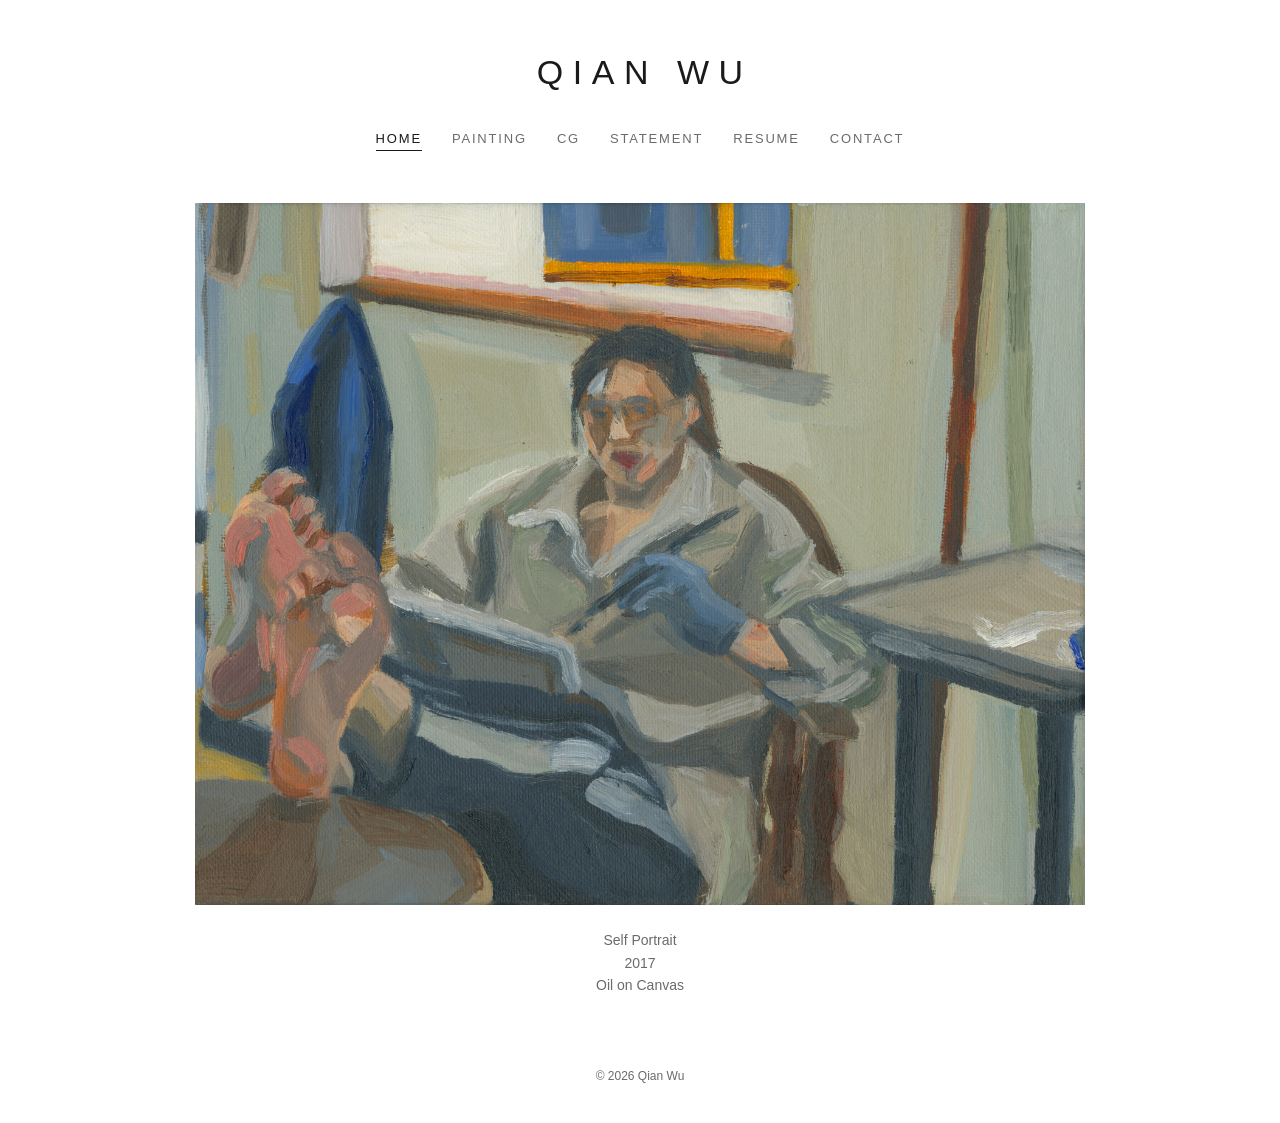
<file: index.html>
<!DOCTYPE html>
<html lang="en">
<head>
  <meta charset="utf-8">
  <meta name="viewport" content="width=device-width, initial-scale=1">
  <title>Qian Wu - Paintings</title>
  <meta name="keywords" content="Artist, China, Oil, Painting, Qian Wu, Shenzhen, Williamsburg, drawing, paintings">
  <meta name="description" content="Qian Wu - figurative oil paintings and CG work.">
  <link rel="canonical" href="https://www.wu-qian.com/">
  <meta property="og:site_name" content="painting">
  <meta property="og:title" content="Qian Wu - Paintings">
  <meta property="og:type" content="website">
  <meta property="og:url" content="https://www.wu-qian.com/">
  <meta property="og:image" content="https://www.wu-qian.com/images/self-portrait.png">
  <meta name="twitter:card" content="summary_large_image">
  <meta name="twitter:title" content="Qian Wu - Paintings">
  <link rel="stylesheet" href="style.css">
</head>
<body>
  <header class="site-header">
    <h1 class="site-title"><a href="index.html">QIAN WU</a></h1>
    <nav class="site-nav" aria-label="Main">
      <ul>
        <li><a href="index.html" aria-current="page">Home</a></li>
        <li><a href="painting.html">Painting</a></li>
        <li><a href="cg.html">CG</a></li>
        <li><a href="statement.html">Statement</a></li>
        <li><a href="resume.html">Resume</a></li>
        <li><a href="contact.html">Contact</a></li>
      </ul>
    </nav>
  </header>

  <main>
    <figure class="hero" style="margin:10px auto 0">
      <img src="images/painting/p01.png" alt="Self Portrait, 2017, oil on canvas" width="729" height="639">
      <figcaption class="caption">
        <span>Self Portrait</span>
        <span>2017</span>
        <span>Oil on Canvas</span>
      </figcaption>
    </figure>
  </main>

  <footer class="site-footer">&copy; <span id="y">2026</span> Qian Wu</footer>
  <script>document.getElementById('y').textContent = new Date().getFullYear();</script>
</body>
</html>
</file>
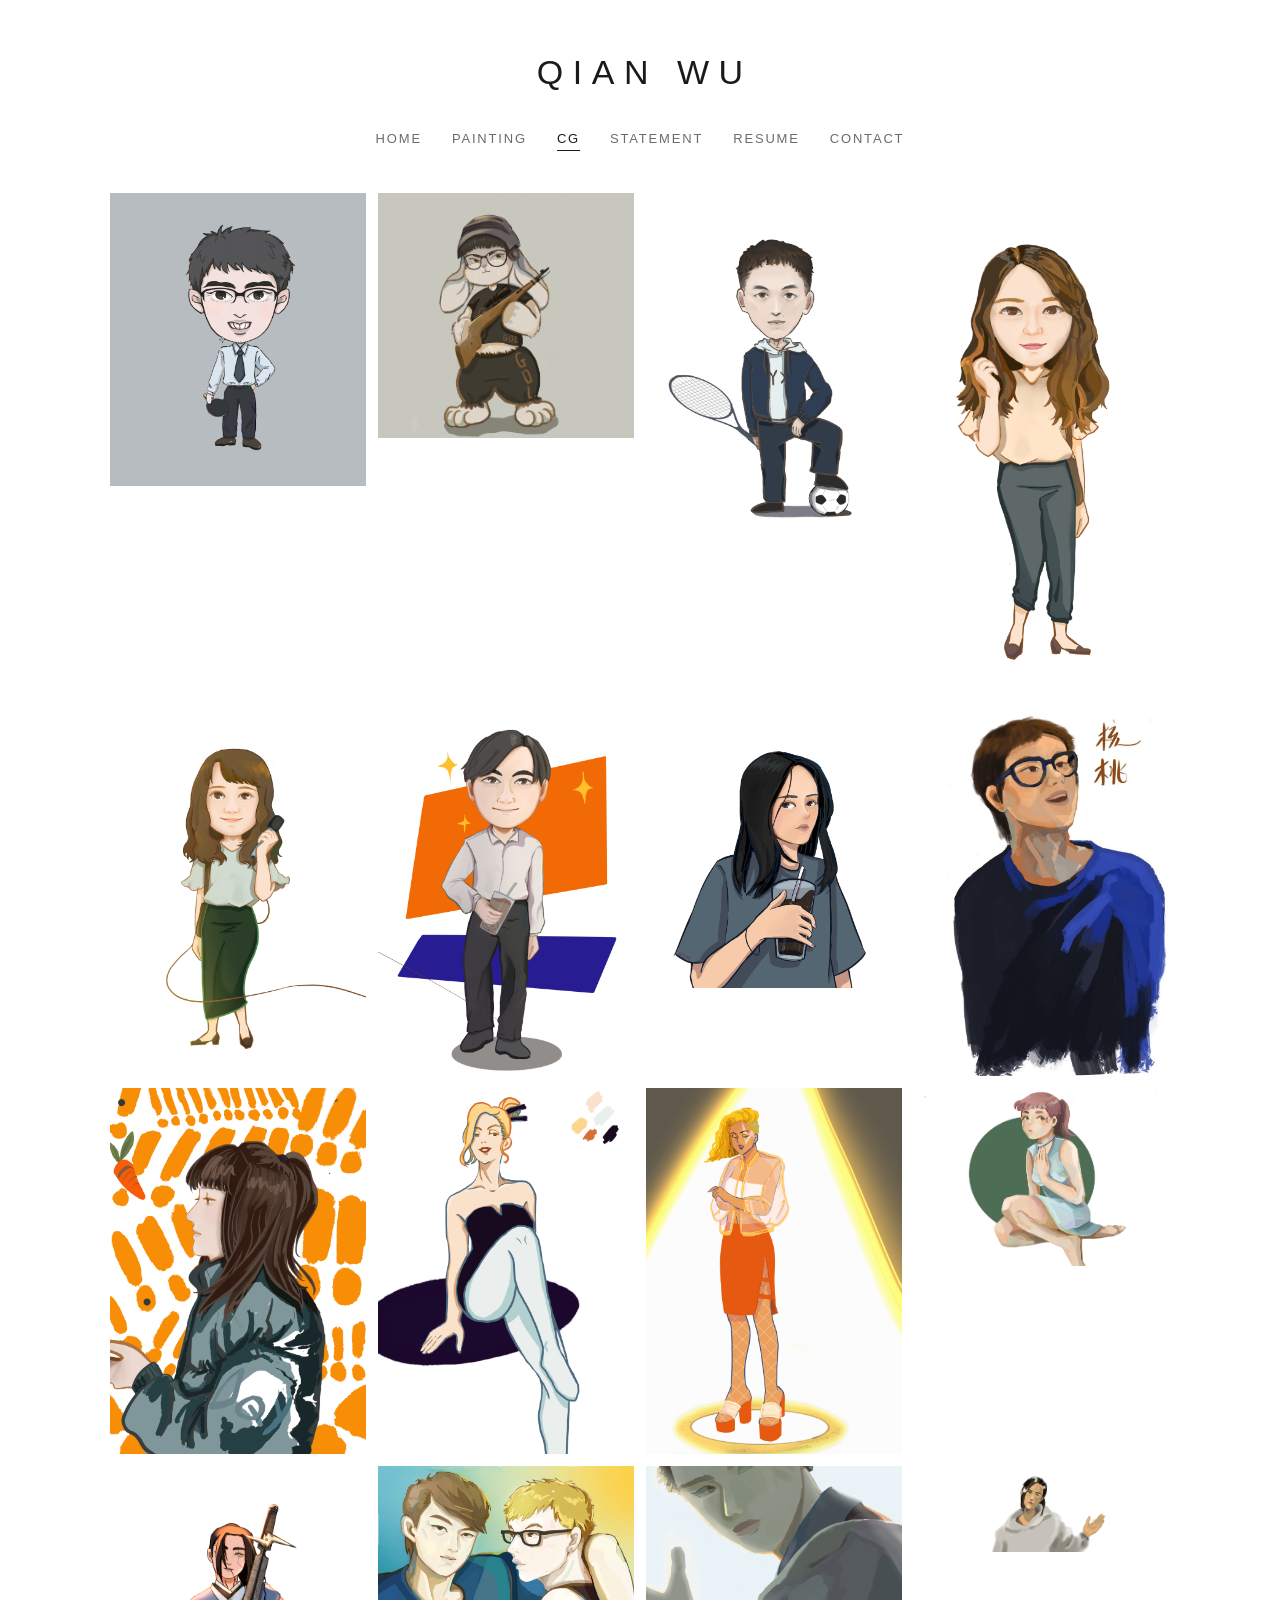
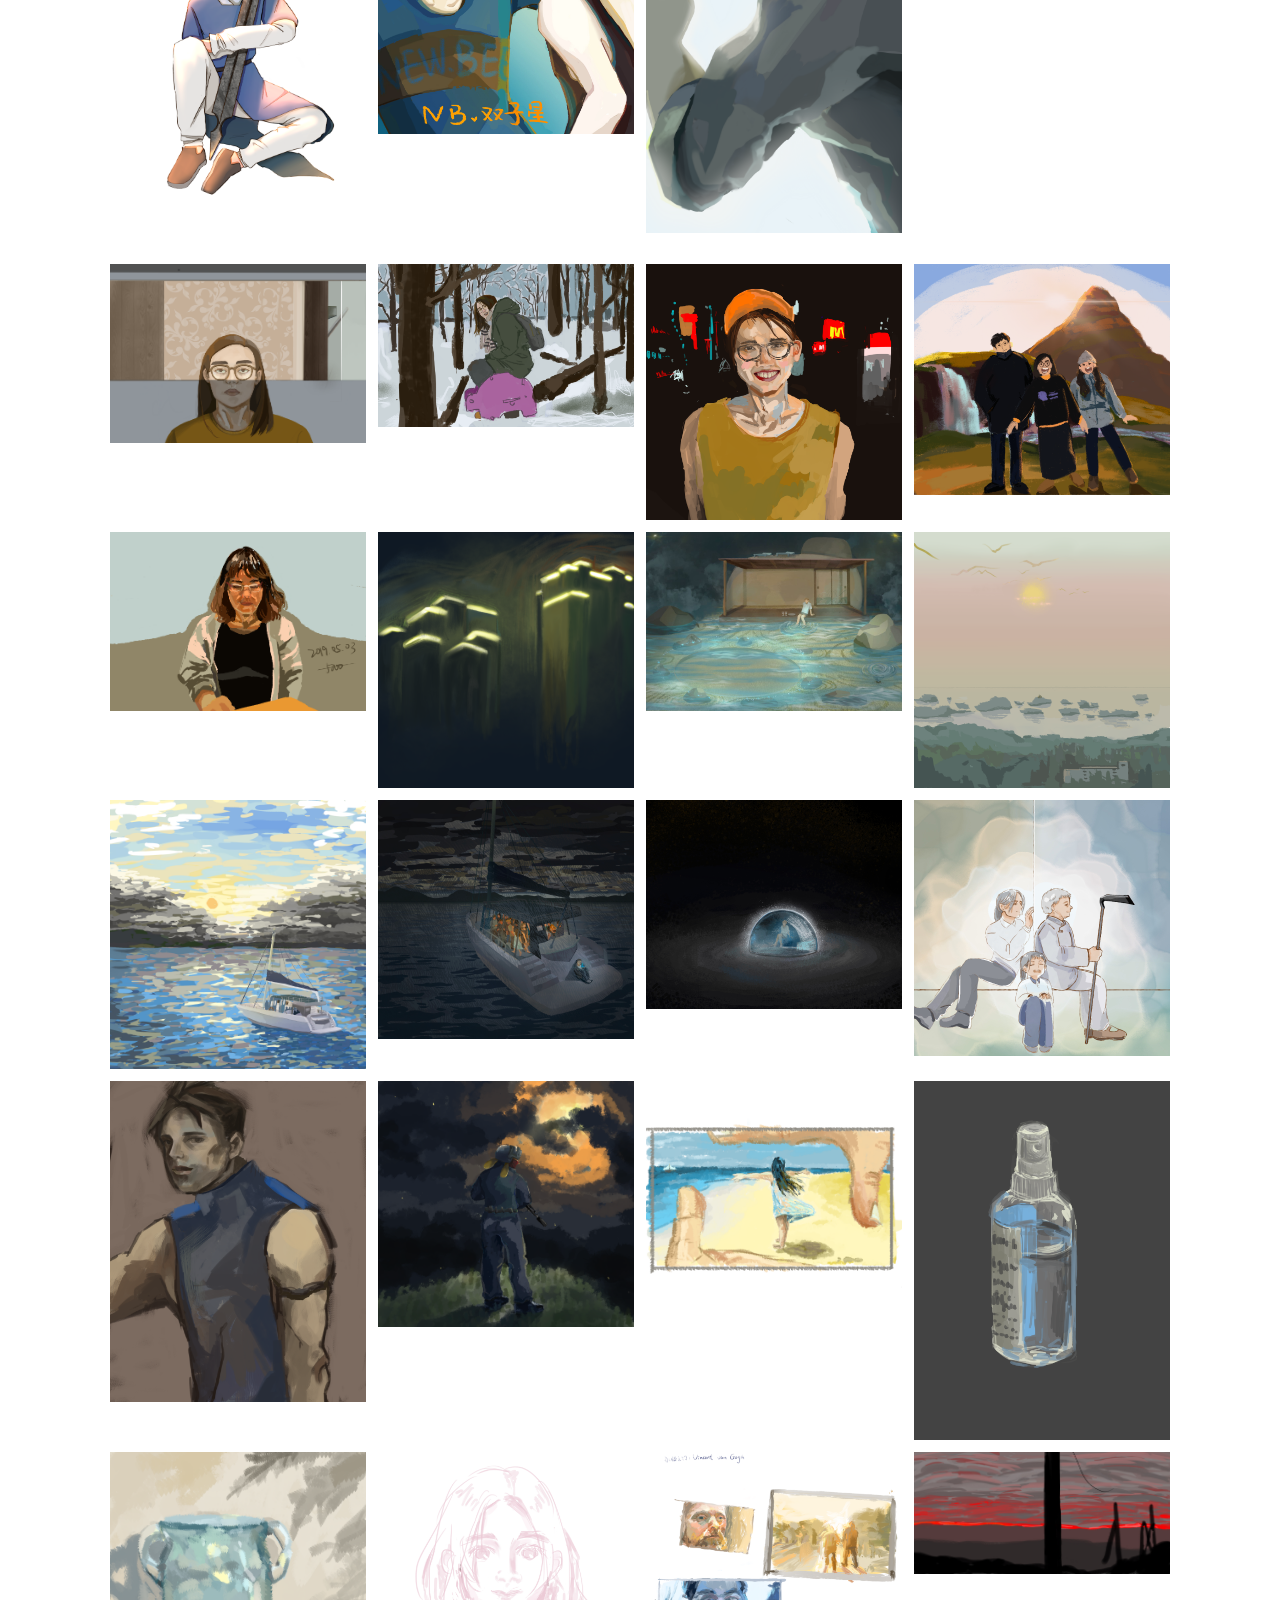
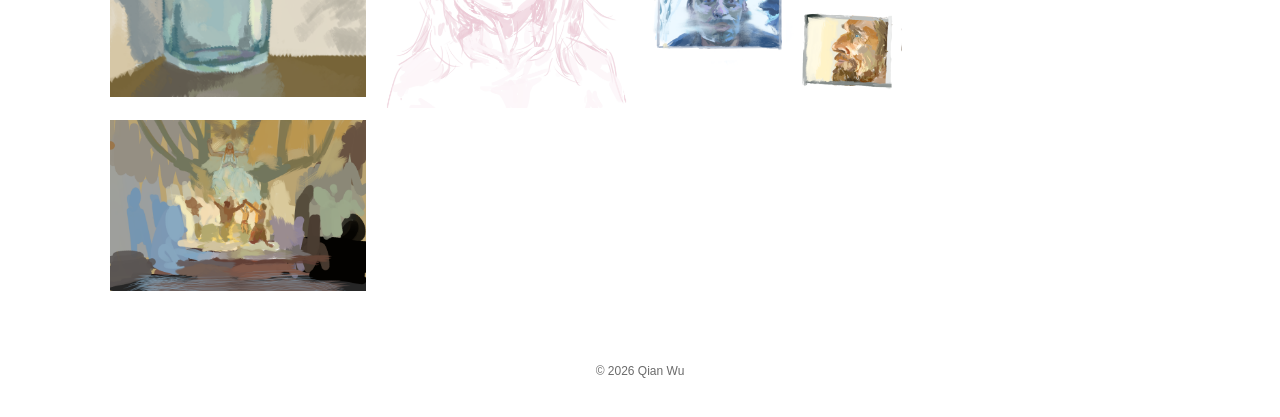
<file: cg.html>
<!DOCTYPE html>
<html lang="en">
<head>
  <meta charset="utf-8">
  <meta name="viewport" content="width=device-width, initial-scale=1">
  <title>CG | painting</title>
  <meta name="keywords" content="Artist, China, Oil, Painting, Qian Wu, Shenzhen, Williamsburg, drawing, paintings">
  <link rel="canonical" href="https://www.wu-qian.com/cg">
  <meta property="og:site_name" content="painting">
  <meta property="og:title" content="CG | painting">
  <meta property="og:type" content="website">
  <meta property="og:url" content="https://www.wu-qian.com/cg">
  <meta name="twitter:card" content="summary_large_image">
  <link rel="stylesheet" href="style.css">
</head>
<body>
  <header class="site-header">
    <h1 class="site-title"><a href="index.html">QIAN WU</a></h1>
    <nav class="site-nav" aria-label="Main">
      <ul>
        <li><a href="index.html">Home</a></li>
        <li><a href="painting.html">Painting</a></li>
        <li><a href="cg.html" aria-current="page">CG</a></li>
        <li><a href="statement.html">Statement</a></li>
        <li><a href="resume.html">Resume</a></li>
        <li><a href="contact.html">Contact</a></li>
      </ul>
    </nav>
  </header>

  <main>
    <div class="masonry">
      <a href="images/cg/cg01.png" data-lightbox data-title="Ken - Head Portrait" data-year="2018"><img src="images/cg/cg01.png" alt="Ken - Head Portrait" loading="lazy"></a>
      <a href="images/cg/cg02.jpg" data-lightbox data-title="Character Design" data-year="2018"><img src="images/cg/cg02.jpg" alt="Character Design" loading="lazy"></a>
      <a href="images/cg/previews/cg03.png" data-lightbox data-title="Brother - Head Portrait" data-year="2019"><img src="images/cg/previews/cg03.png" alt="Brother - Head Portrait" loading="lazy"></a>
      <a href="images/cg/cg04.png" data-lightbox data-title="Colleague - Head Portrait" data-year="2019"><img src="images/cg/cg04.png" alt="Colleague - Head Portrait" loading="lazy"></a>
      <a href="images/cg/cg05.png" data-lightbox data-title="Sister - Head Portrait" data-year="2019"><img src="images/cg/cg05.png" alt="Sister - Head Portrait" loading="lazy"></a>
      <a href="images/cg/cg06.png" data-lightbox data-title="Boss - Head Portrait" data-year="2019"><img src="images/cg/cg06.png" alt="Boss - Head Portrait" loading="lazy"></a>
      <a href="images/cg/cg07.png" data-lightbox data-title="Shihan Du" data-year="2019"><img src="images/cg/cg07.png" alt="Shihan Du" loading="lazy"></a>
      <a href="images/cg/cg08.png" data-lightbox data-title="Newbee - HAO" data-year="2019"><img src="images/cg/cg08.png" alt="Newbee - HAO" loading="lazy"></a>
      <a href="images/cg/cg09.png" data-lightbox data-title="Friend" data-year="2019"><img src="images/cg/cg09.png" alt="Friend" loading="lazy"></a>
      <a href="images/cg/cg10.png" data-lightbox data-title="Grace - Character Design" data-year="2019"><img src="images/cg/cg10.png" alt="Grace - Character Design" loading="lazy"></a>
      <a href="images/cg/cg11.png" data-lightbox data-title="Character Design" data-year="2019"><img src="images/cg/cg11.png" alt="Character Design" loading="lazy"></a>
      <a href="images/cg/cg12.png" data-lightbox data-title="Character Design" data-year="2019"><img src="images/cg/cg12.png" alt="Character Design" loading="lazy"></a>
      <a href="images/cg/cg13.png" data-lightbox data-title="Character Design" data-year="2019"><img src="images/cg/cg13.png" alt="Character Design" loading="lazy"></a>
      <a href="images/cg/cg14.jpg" data-lightbox data-title="Newbee - Mu&amp;Hao" data-year="2019"><img src="images/cg/cg14.jpg" alt="Newbee_Mu&amp;Hao" loading="lazy"></a>
      <a href="images/cg/cg15.png" data-lightbox data-title="Backlight" data-year="2018"><img src="images/cg/cg15.png" alt="Backlight" loading="lazy"></a>
      <a href="images/cg/cg16.png" data-lightbox data-title="Draft, Self-Portrait" data-year="2019"><img src="images/cg/cg16.png" alt="Draft, Self-Portrait" loading="lazy"></a>
      <a href="images/cg/cg17.png" data-lightbox data-title="Self-Portrait" data-year="2019"><img src="images/cg/cg17.png" alt="Self-Portrait" loading="lazy"></a>
      <a href="images/cg/previews/cg18.png" data-lightbox data-title="Self-Portrait" data-year="2018"><img src="images/cg/previews/cg18.png" alt="Self-Portrait" loading="lazy"></a>
      <a href="images/cg/cg19.png" data-lightbox data-title="Self-Portrait" data-year="2017"><img src="images/cg/cg19.png" alt="Self-Portrait" loading="lazy"></a>
      <a href="images/cg/cg20.png" data-lightbox data-title="Iceland Trip" data-year="2019"><img src="images/cg/cg20.png" alt="Iceland Trip" loading="lazy"></a>
      <a href="images/cg/cg21.png" data-lightbox data-title="Mom" data-year="2018"><img src="images/cg/cg21.png" alt="Mom" loading="lazy"></a>
      <a href="images/cg/cg22.png" data-lightbox data-title="Skyscraper, Shanghai" data-year="2019"><img src="images/cg/cg22.png" alt="Skyscraper, Shanghai" loading="lazy"></a>
      <a href="images/cg/cg23.jpeg" data-lightbox data-title="Water Above Rock arden" data-year="2019"><img src="images/cg/cg23.jpeg" alt="Water Above Rock arden" loading="lazy"></a>
      <a href="images/cg/previews/cg24.png" data-lightbox data-title="Landscape, Hongkong" data-year="2019"><img src="images/cg/previews/cg24.png" alt="Landscape, Hongkong" loading="lazy"></a>
      <a href="images/cg/cg25.jpg" data-lightbox data-title="Cruise" data-year="2019"><img src="images/cg/cg25.jpg" alt="Cruise" loading="lazy"></a>
      <a href="images/cg/cg26.3.jpg" data-lightbox data-title="Rain" data-year="2019"><img src="images/cg/cg26.3.jpg" alt="Rain" loading="lazy"></a>
      <a href="images/cg/cg27.jpg" data-lightbox data-title="In The Dark" data-year="2019"><img src="images/cg/cg27.jpg" alt="In The Dark" loading="lazy"></a>
      <a href="images/cg/cg28.jpg" data-lightbox data-title="Women's Day" data-year="2019"><img src="images/cg/cg28.jpg" alt="Women's Day" loading="lazy"></a>
      <a href="images/cg/previews/cg30.png" data-lightbox data-title="Character Design" data-year="2018"><img src="images/cg/previews/cg30.png" alt="Character Design" loading="lazy"></a>
      <a href="images/cg/cg31.png" data-lightbox data-title="Character Design - ToveLo" data-year="2018"><img src="images/cg/cg31.png" alt="Character Design - ToveLo" loading="lazy"></a>
      <a href="images/cg/previews/cg32.png" data-lightbox data-title="Draft, Beach" data-year="2018"><img src="images/cg/previews/cg32.png" alt="Draft, Beach" loading="lazy"></a>
      <a href="images/cg/cg33.png" data-lightbox data-title="Draft, Bottle" data-year="2017"><img src="images/cg/cg33.png" alt="Draft, Bottle" loading="lazy"></a>
      <a href="images/cg/previews/cg34.png" data-lightbox data-title="Draft, Glass Vase" data-year="2018"><img src="images/cg/previews/cg34.png" alt="Draft, Glass Vase" loading="lazy"></a>
      <a href="images/cg/previews/cg35.png" data-lightbox data-title="Draft" data-year="2018"><img src="images/cg/previews/cg35.png" alt="Draft" loading="lazy"></a>
      <a href="images/cg/cg36.png" data-lightbox data-title="Draft - Reference Study from Film " data-year="2019"><img src="images/cg/cg36.png" alt="Draft - Reference Study from Film" loading="lazy"></a>
      <a href="images/cg/cg37.jpg" data-lightbox data-title="Draft - Reference Study" data-year="2017"><img src="images/cg/cg37.jpg" alt="Draft - Reference Study" loading="lazy"></a>
      <a href="images/cg/previews/cg38.png" data-lightbox data-title="Draft - Reference Study " data-year="2017"><img src="images/cg/previews/cg38.png" alt="Draft - Reference Study " loading="lazy"></a>
    </div>
  </main>

  <footer class="site-footer">&copy; <span id="y">2026</span> Qian Wu</footer>
  <script>document.getElementById('y').textContent = new Date().getFullYear();</script>
  <script src="site.js"></script>
</body>
</html>
</file>
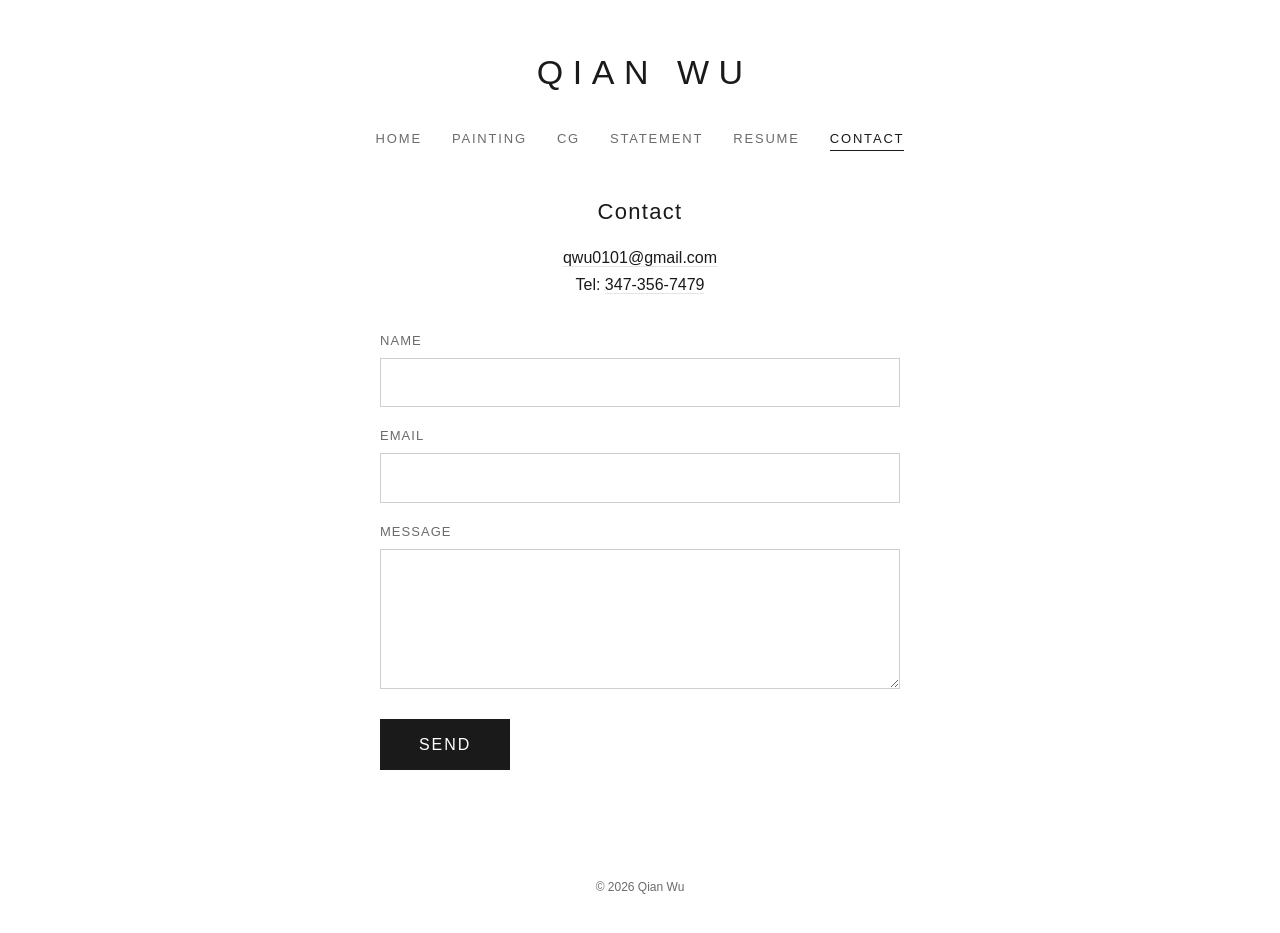
<file: contact.html>
<!DOCTYPE html>
<html lang="en">
<head>
  <meta charset="utf-8">
  <meta name="viewport" content="width=device-width, initial-scale=1">
  <title>Contact | painting</title>
  <meta name="keywords" content="Artist, China, Oil, Painting, Qian Wu, Shenzhen, Williamsburg, drawing, paintings">
  <link rel="canonical" href="https://www.wu-qian.com/contact">
  <meta property="og:site_name" content="painting">
  <meta property="og:title" content="Contact | painting">
  <meta property="og:type" content="website">
  <meta property="og:url" content="https://www.wu-qian.com/contact">
  <meta name="twitter:card" content="summary_large_image">
  <link rel="stylesheet" href="style.css">
</head>
<body>
  <header class="site-header">
    <h1 class="site-title"><a href="index.html">QIAN WU</a></h1>
    <nav class="site-nav" aria-label="Main">
      <ul>
        <li><a href="index.html">Home</a></li>
        <li><a href="painting.html">Painting</a></li>
        <li><a href="cg.html">CG</a></li>
        <li><a href="statement.html">Statement</a></li>
        <li><a href="resume.html">Resume</a></li>
        <li><a href="contact.html" aria-current="page">Contact</a></li>
      </ul>
    </nav>
  </header>

  <main>
    <div class="narrow text">
      <h2 class="center">Contact</h2>

      <div class="contact-info">
        <a href="mailto:qwu0101@gmail.com">qwu0101@gmail.com</a><br>
        Tel: <a href="tel:+13473567479">347-356-7479</a>
      </div>

      <!-- Replace YOUR_FORM_ID with the ID from formspree.io (free plan works). See README.md -->
      <form class="contact" action="https://formspree.io/f/YOUR_FORM_ID" method="POST">
        <label for="name">NAME</label>
        <input id="name" name="name" type="text" required autocomplete="name">

        <label for="email">EMAIL</label>
        <input id="email" name="email" type="email" required autocomplete="email">

        <label for="message">MESSAGE</label>
        <textarea id="message" name="message" required></textarea>

        <input class="hp" type="text" name="_gotcha" tabindex="-1" autocomplete="off" aria-hidden="true">

        <button type="submit">SEND</button>
        <div class="form-status" role="status" aria-live="polite"></div>
      </form>
    </div>
  </main>

  <footer class="site-footer">&copy; <span id="y">2026</span> Qian Wu</footer>
  <script>document.getElementById('y').textContent = new Date().getFullYear();</script>
  <script src="site.js"></script>
</body>
</html>
</file>
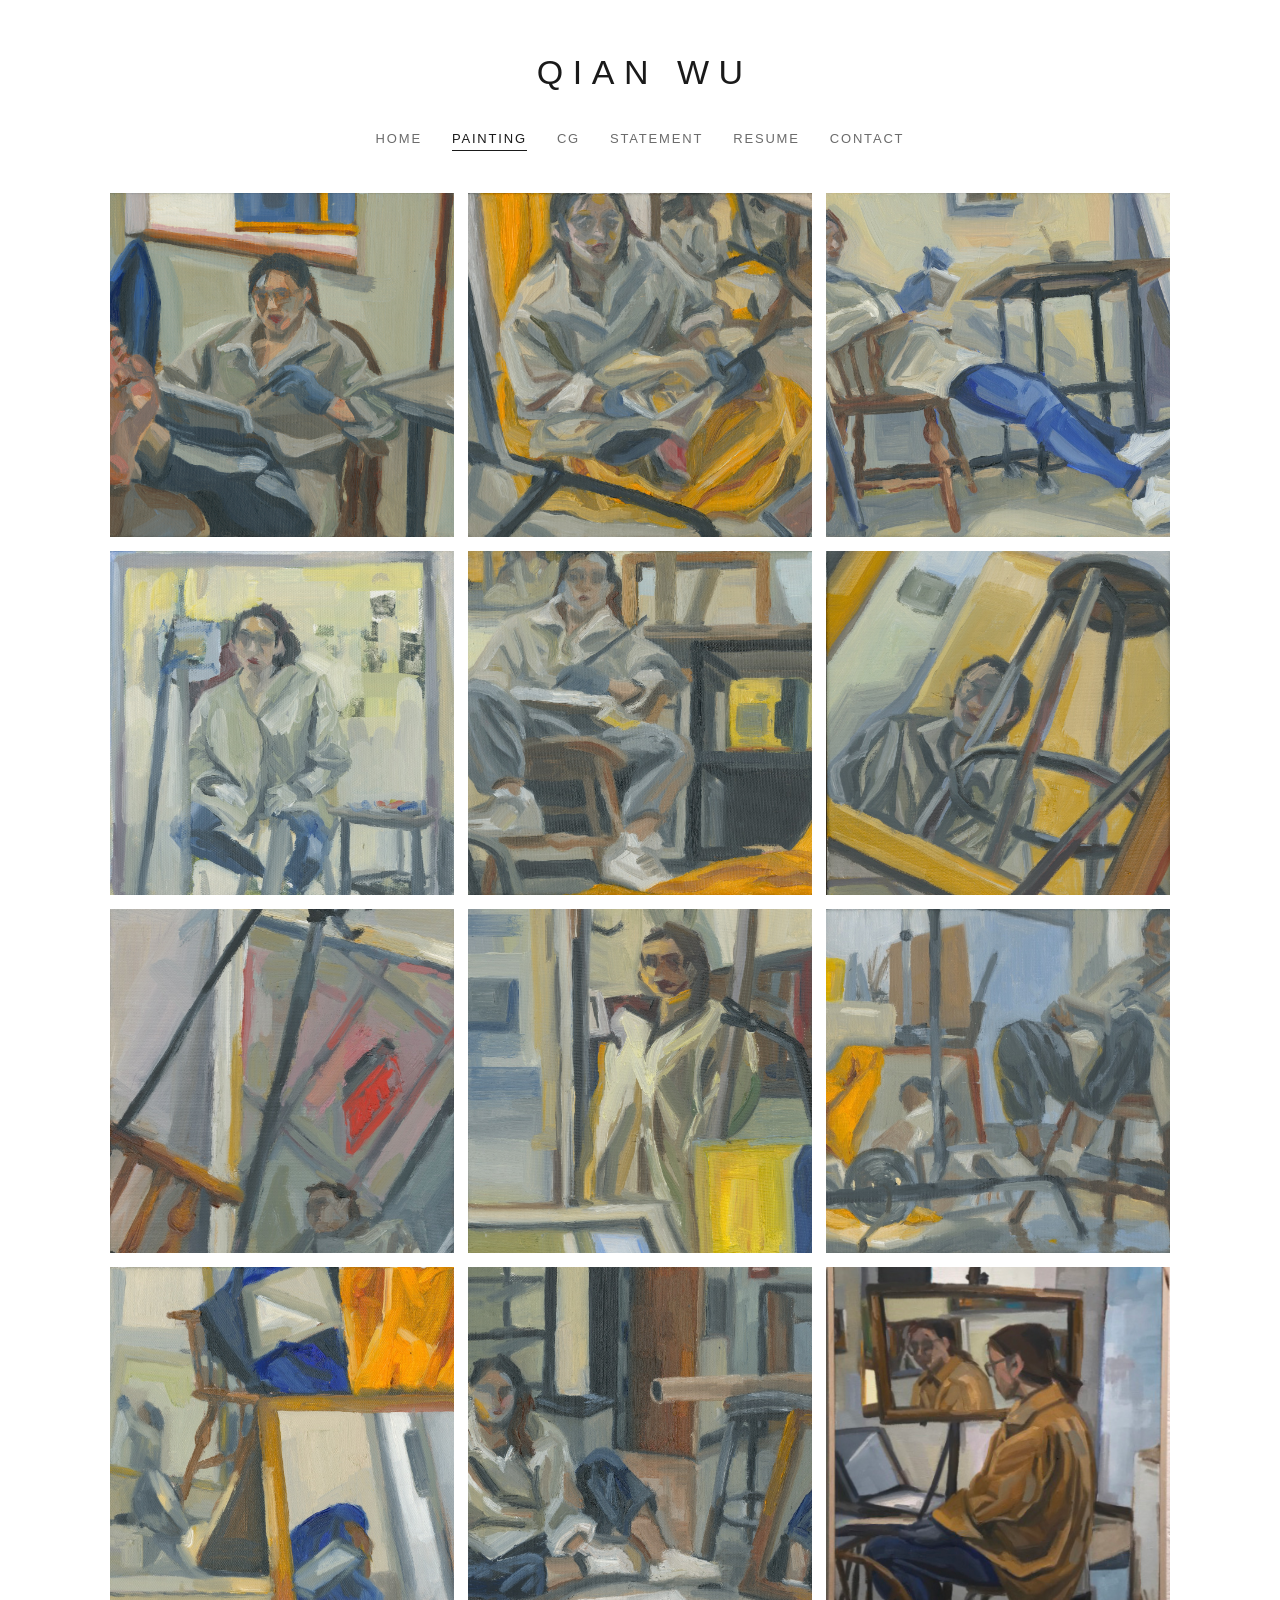
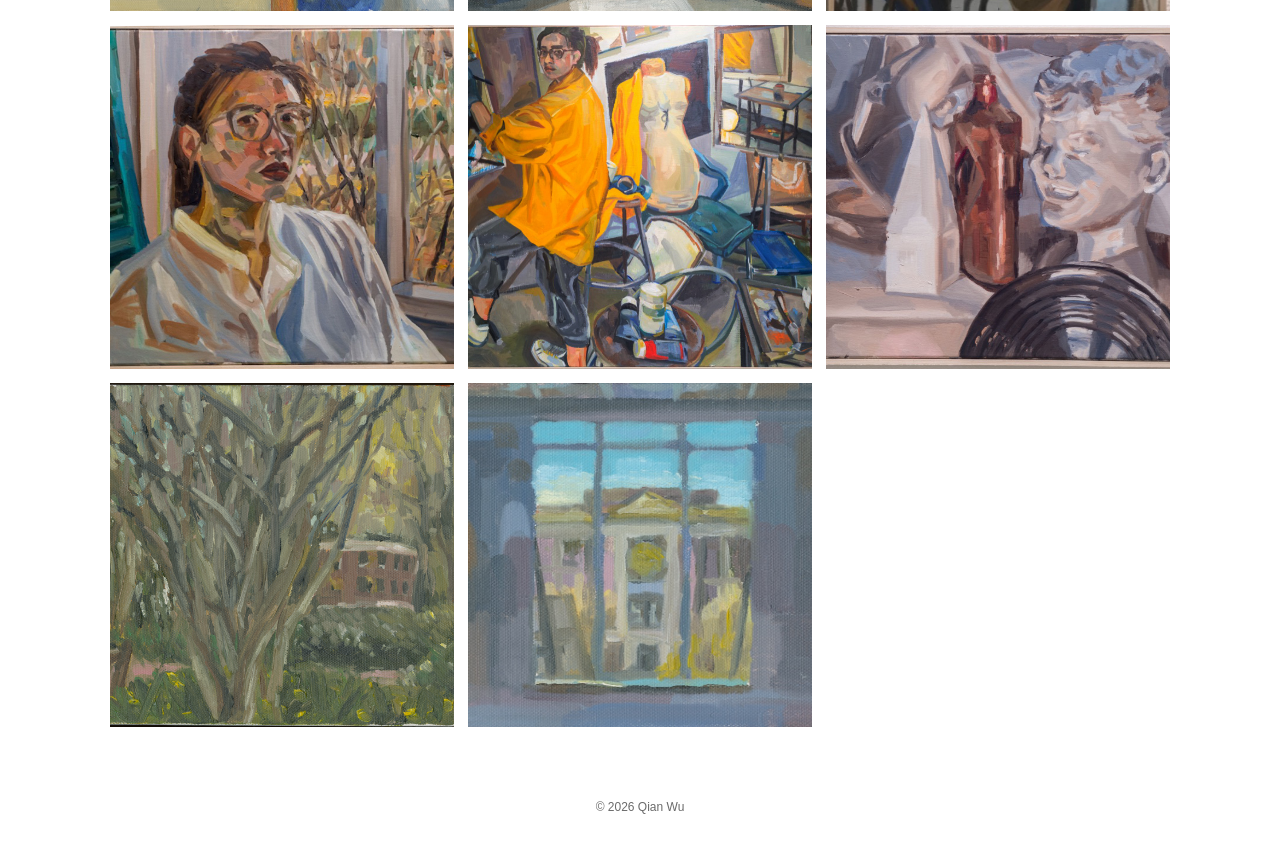
<file: painting.html>
<!DOCTYPE html>
<html lang="en">
<head>
  <meta charset="utf-8">
  <meta name="viewport" content="width=device-width, initial-scale=1">
  <title>Painting | painting</title>
  <meta name="keywords" content="Artist, China, Oil, Painting, Qian Wu, Shenzhen, Williamsburg, drawing, paintings">
  <link rel="canonical" href="https://www.wu-qian.com/painting">
  <meta property="og:site_name" content="painting">
  <meta property="og:title" content="Painting | painting">
  <meta property="og:type" content="website">
  <meta property="og:url" content="https://www.wu-qian.com/painting">
  <meta name="twitter:card" content="summary_large_image">
  <link rel="stylesheet" href="style.css">
</head>
<body>
  <header class="site-header">
    <h1 class="site-title"><a href="index.html">QIAN WU</a></h1>
    <nav class="site-nav" aria-label="Main">
      <ul>
        <li><a href="index.html">Home</a></li>
        <li><a href="painting.html" aria-current="page">Painting</a></li>
        <li><a href="cg.html">CG</a></li>
        <li><a href="statement.html">Statement</a></li>
        <li><a href="resume.html">Resume</a></li>
        <li><a href="contact.html">Contact</a></li>
      </ul>
    </nav>
  </header>

  <main>
    <div class="grid">
      <a href="images/painting/p01.png" data-lightbox data-title="Self Portrait" data-year="2017" data-medium="Oil on canvas"><img src="images/painting/p01.png" alt="Self Portrait, 2017" loading="lazy"></a>
      <a href="images/painting/p02.jpg" data-lightbox data-title="Self Portrait" data-year="2017" data-medium="Oil on canvas"><img src="images/painting/p02.jpg" alt="Self Portrait" loading="lazy"></a>
      <a href="images/painting/p03.jpg" data-lightbox data-title="Self Portrait" data-year="2017" data-medium="Oil on canvas"><img src="images/painting/p03.jpg" alt="Self Portrait" loading="lazy"></a>
      <a href="images/painting/p05.jpg" data-lightbox data-title="Self Portrait" data-year="2016" data-medium="Oil on canvas"><img src="images/painting/p05.jpg" alt="Self Portrait" loading="lazy"></a>
      <a href="images/painting/p06.jpg" data-lightbox data-title="Self Portrait" data-year="2017" data-medium="Oil on canvas"><img src="images/painting/p06.jpg" alt="Self Portrait" loading="lazy"></a>
      <a href="images/painting/p07.jpg" data-lightbox data-title="Self Portrait" data-year="2017" data-medium="Oil on canvas"><img src="images/painting/p07.jpg" alt="Self Portrait" loading="lazy"></a>
      <a href="images/painting/p08.jpg" data-lightbox data-title="Self Portrait" data-year="2017" data-medium="Oil on canvas"><img src="images/painting/p08.jpg" alt="Self Portrait" loading="lazy"></a>
      <a href="images/painting/p09.jpg" data-lightbox data-title="Self Portrait" data-year="2017" data-medium="Oil on canvas"><img src="images/painting/p09.jpg" alt="Self Portrait" loading="lazy"></a>
      <a href="images/painting/p10.jpg" data-lightbox data-title="Self Portrait" data-year="2017" data-medium="Oil on canvas"><img src="images/painting/p10.jpg" alt="Self Portrait" loading="lazy"></a>
      <a href="images/painting/p12.jpg" data-lightbox data-title="Self Portrait" data-year="2017" data-medium="Oil on canvas"><img src="images/painting/p12.jpg" alt="Self Portrait" loading="lazy" style="object-position:69% 40%"></a>
      <a href="images/painting/p13.jpg" data-lightbox data-title="Self Portrait" data-year="2017" data-medium="Oil on canvas"><img src="images/painting/p13.jpg" alt="Self Portrait" loading="lazy"></a>
      <a href="images/painting/p14.jpg" data-lightbox data-title="Self Portrait" data-year="2017" data-medium="Oil on canvas"><img src="images/painting/p14.jpg" alt="Still Life" loading="lazy" style="object-position:39% 32%"></a>
      <a href="images/painting/p15.jpg" data-lightbox data-title="Self Portrait" data-year="2016" data-medium="Oil on canvas"><img src="images/painting/p15.jpg" alt="Self Portrait" loading="lazy" style="object-position:33% 9%"></a>
      <a href="images/painting/p17.jpg" data-lightbox data-title="Self Portrait" data-year="2017" data-medium="Oil on canvas"><img src="images/painting/p17.jpg" alt="Self Portrait" loading="lazy"></a>
      <a href="images/painting/p16.jpg" data-lightbox data-title="Still Life" data-year="2015" data-medium="Oil on canvas"><img src="images/painting/p16.jpg" alt="Self Portrait" loading="lazy"></a>
      <a href="images/painting/p04.jpg" data-lightbox data-title="In Front of Swem" data-year="2016" data-medium="Oil on canvas"><img src="images/painting/p04.jpg" alt="Andrews Hall" loading="lazy"></a>
      <a href="images/painting/p11.jpg" data-lightbox data-title="Andrews Hall" data-year="2016" data-medium="Oil on canvas"><img src="images/painting/p11.jpg" alt="In Front of Swem" loading="lazy"></a>
    </div>
  </main>

  <footer class="site-footer">&copy; <span id="y">2026</span> Qian Wu</footer>
  <script>document.getElementById('y').textContent = new Date().getFullYear();</script>
  <script src="site.js"></script>
</body>
</html>
</file>
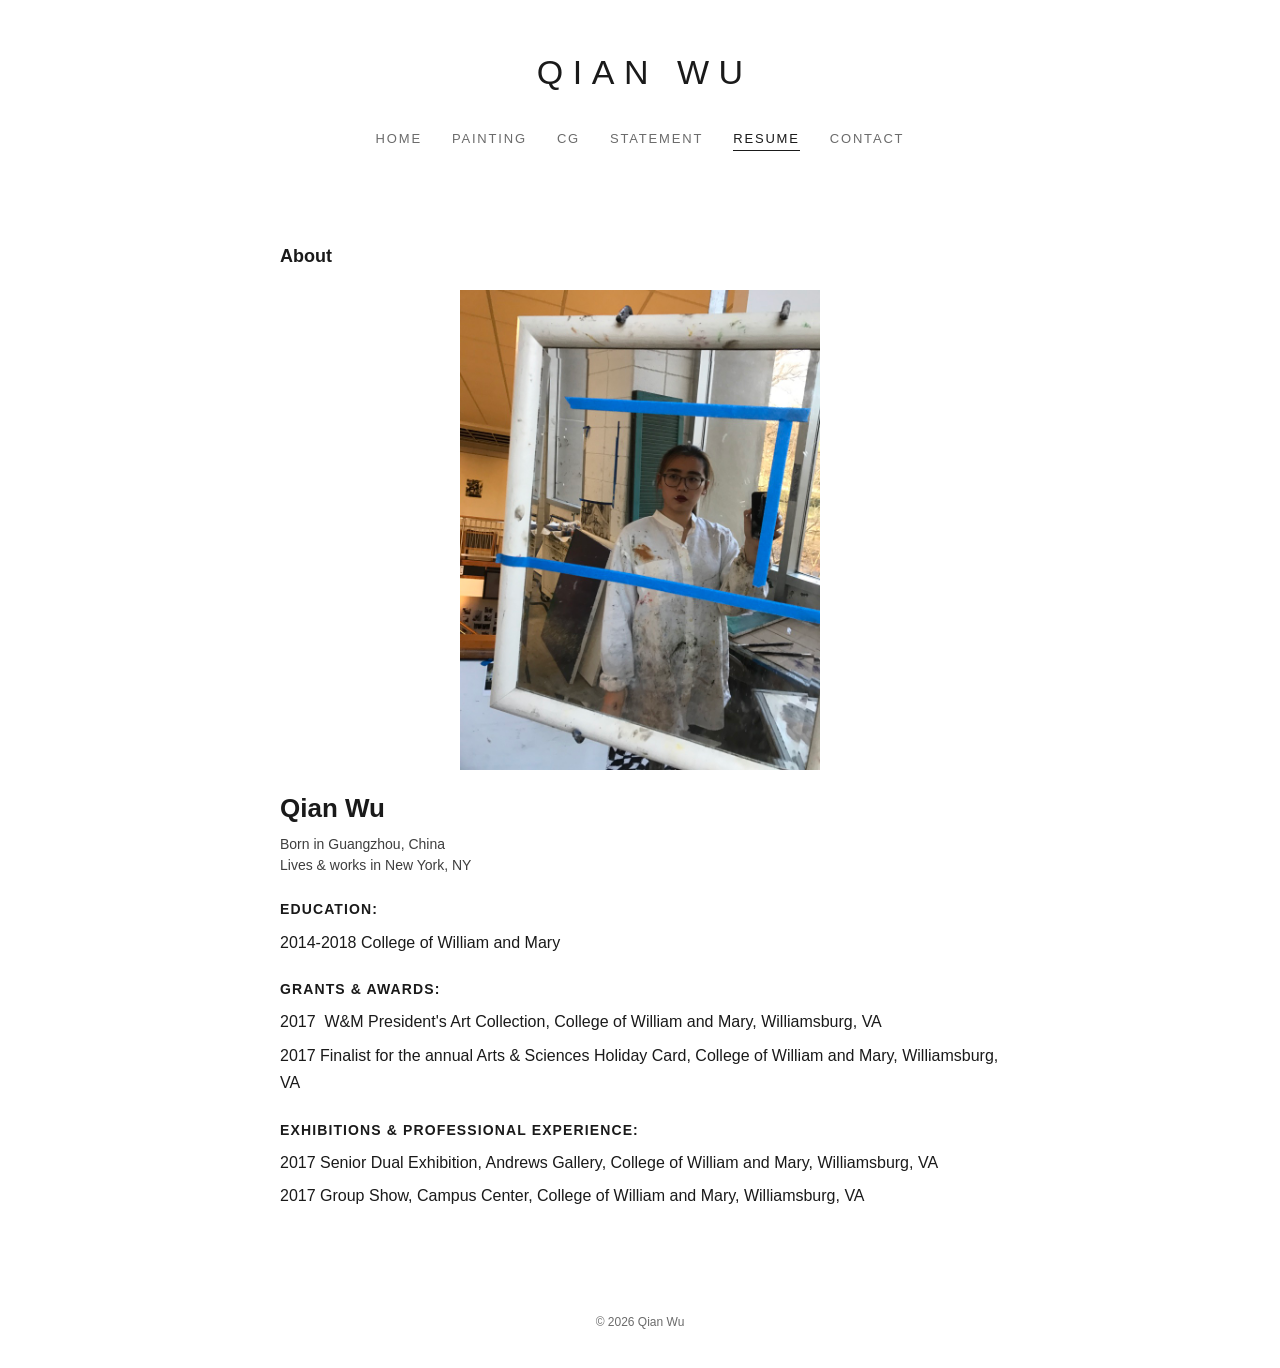
<file: resume.html>
<!DOCTYPE html>
<html lang="en">
<head>
  <meta charset="utf-8">
  <meta name="viewport" content="width=device-width, initial-scale=1">
  <title>Resume | painting</title>
  <meta name="keywords" content="Artist, China, Oil, Painting, Qian Wu, Shenzhen, Williamsburg, drawing, paintings">
  <link rel="canonical" href="https://www.wu-qian.com/resume">
  <meta property="og:site_name" content="painting">
  <meta property="og:title" content="Resume | painting">
  <meta property="og:type" content="website">
  <meta property="og:url" content="https://www.wu-qian.com/resume">
  <meta name="twitter:card" content="summary_large_image">
  <link rel="stylesheet" href="style.css">
</head>
<body>
  <header class="site-header">
    <h1 class="site-title"><a href="index.html">QIAN WU</a></h1>
    <nav class="site-nav" aria-label="Main">
      <ul>
        <li><a href="index.html">Home</a></li>
        <li><a href="painting.html">Painting</a></li>
        <li><a href="cg.html">CG</a></li>
        <li><a href="statement.html">Statement</a></li>
        <li><a href="resume.html" aria-current="page">Resume</a></li>
        <li><a href="contact.html">Contact</a></li>
      </ul>
    </nav>
  </header>

  <main>
    <div class="narrow text resume">
      <div class="about">
        <h2>About</h2>
        <img src="images/resume-photo.jpg" alt="Qian Wu" width="360" height="223">
        <h3>Qian Wu</h3>
        <p>Born in Guangzhou, China<br>Lives &amp; works in New York, NY</p>
      </div>

      <dl>
        <dt>EDUCATION:</dt>
        <dd>2014-2018 College of William and Mary</dd>

        <dt>GRANTS &amp; AWARDS:</dt>
        <dd>2017&nbsp; W&amp;M President's Art Collection, College of William and Mary, Williamsburg, VA</dd>
        <dd>2017 Finalist for the annual Arts &amp; Sciences Holiday Card, College of William and Mary, Williamsburg, VA</dd>

        <dt>EXHIBITIONS &amp; PROFESSIONAL EXPERIENCE:</dt>
        <dd>2017 Senior Dual Exhibition, Andrews Gallery, College of William and Mary, Williamsburg, VA</dd>
        <dd>2017 Group Show, Campus Center, College of William and Mary, Williamsburg, VA</dd>
      </dl>
    </div>
  </main>

  <footer class="site-footer">&copy; <span id="y">2026</span> Qian Wu</footer>
  <script>document.getElementById('y').textContent = new Date().getFullYear();</script>
</body>
</html>
</file>
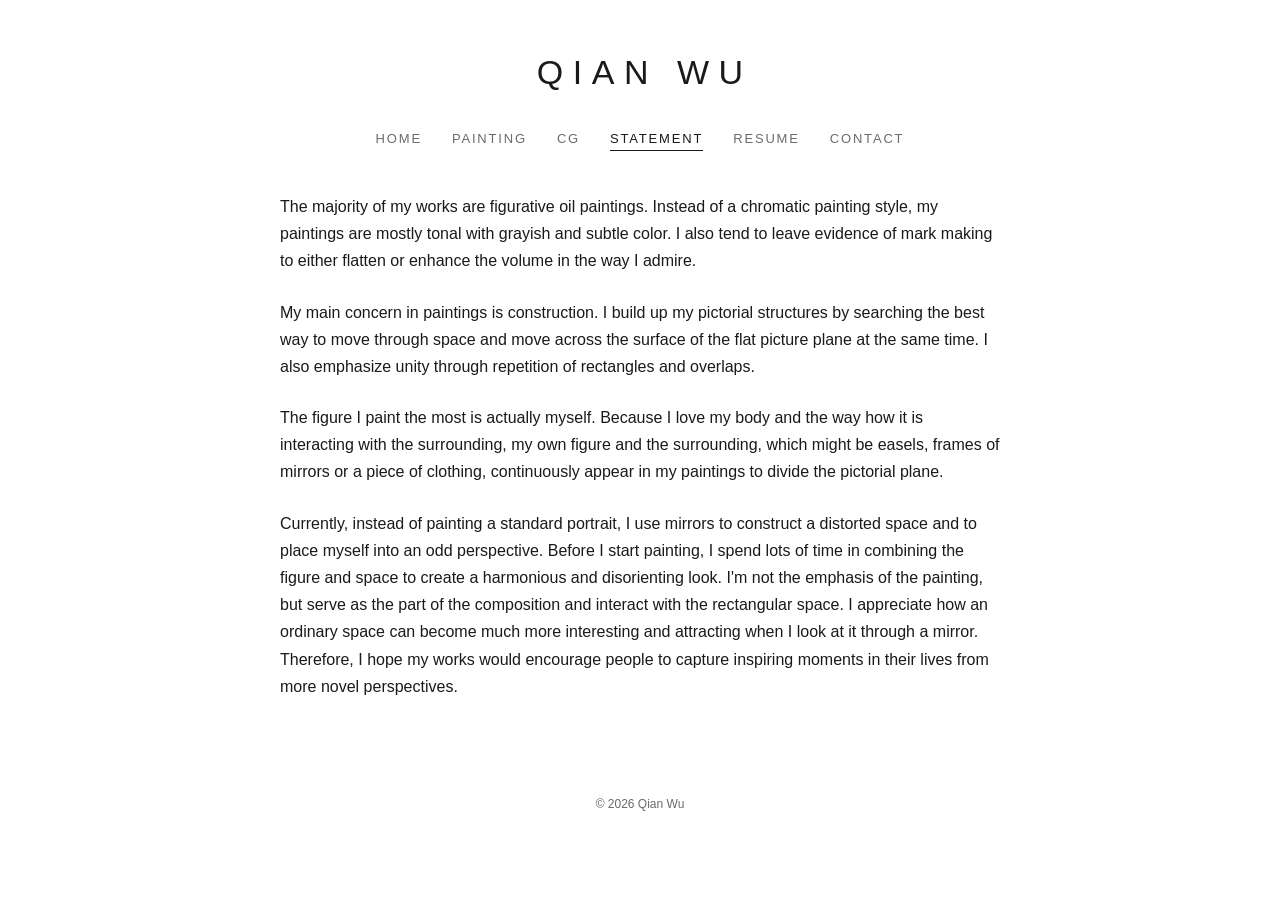
<file: statement.html>
<!DOCTYPE html>
<html lang="en">
<head>
  <meta charset="utf-8">
  <meta name="viewport" content="width=device-width, initial-scale=1">
  <title>Statement | painting</title>
  <meta name="keywords" content="Artist, China, Oil, Painting, Qian Wu, Shenzhen, Williamsburg, drawing, paintings">
  <link rel="canonical" href="https://www.wu-qian.com/statement">
  <meta property="og:site_name" content="painting">
  <meta property="og:title" content="Statement | painting">
  <meta property="og:type" content="website">
  <meta property="og:url" content="https://www.wu-qian.com/statement">
  <meta name="twitter:card" content="summary_large_image">
  <link rel="stylesheet" href="style.css">
</head>
<body>
  <header class="site-header">
    <h1 class="site-title"><a href="index.html">QIAN WU</a></h1>
    <nav class="site-nav" aria-label="Main">
      <ul>
        <li><a href="index.html">Home</a></li>
        <li><a href="painting.html">Painting</a></li>
        <li><a href="cg.html">CG</a></li>
        <li><a href="statement.html" aria-current="page">Statement</a></li>
        <li><a href="resume.html">Resume</a></li>
        <li><a href="contact.html">Contact</a></li>
      </ul>
    </nav>
  </header>

  <main>
    <div class="narrow text">
      <p>The majority of my works are figurative oil paintings. Instead of a chromatic painting style, my paintings are mostly tonal with grayish and subtle color. I also tend to leave evidence of mark making to either flatten or enhance the volume in the way I admire.</p>

      <p>My main concern in paintings is construction. I build up my pictorial structures by searching the best way to move through space and move across the surface of the flat picture plane at the same time. I also emphasize unity through repetition of rectangles and overlaps.</p>

      <p>The figure I paint the most is actually myself. Because I love my body and the way how it is interacting with the surrounding, my own figure and the surrounding, which might be easels, frames of mirrors or a piece of clothing, continuously appear in my paintings to divide the pictorial plane.</p>

      <p>Currently, instead of painting a standard portrait, I use mirrors to construct a distorted space and to place myself into an odd perspective. Before I start painting, I spend lots of time in combining the figure and space to create a harmonious and disorienting look. I'm not the emphasis of the painting, but serve as the part of the composition and interact with the rectangular space. I appreciate how an ordinary space can become much more interesting and attracting when I look at it through a mirror. Therefore, I hope my works would encourage people to capture inspiring moments in their lives from more novel perspectives.</p>
    </div>
  </main>

  <footer class="site-footer">&copy; <span id="y">2026</span> Qian Wu</footer>
  <script>document.getElementById('y').textContent = new Date().getFullYear();</script>
</body>
</html>
</file>
<file: style.css>
:root {
  --bg: #ffffff;
  --text: #1a1a1a;
  --muted: #6b6b6b;
  --line: #e4e4e4;
  --max: 1100px;
}

* { box-sizing: border-box; }

html { -webkit-text-size-adjust: 100%; }

body {
  margin: 0;
  background: var(--bg);
  color: var(--text);
  font-family: "Helvetica Neue", Helvetica, Arial, sans-serif;
  font-size: 16px;
  line-height: 1.7;
}

a { color: inherit; text-decoration: none; }

/* ---------- Header ---------- */
.site-header {
  text-align: center;
  padding: 44px 20px 18px;
}

.site-title {
  margin: 0;
  font-size: 34px;
  font-weight: 300;
  letter-spacing: 0.28em;
  text-indent: 0.28em;
}

.site-nav ul {
  list-style: none;
  margin: 22px 0 0;
  padding: 0;
  display: flex;
  flex-wrap: wrap;
  justify-content: center;
  gap: 6px 30px;
}

.site-nav a {
  font-size: 13px;
  letter-spacing: 0.14em;
  text-transform: uppercase;
  color: var(--muted);
  padding: 4px 0;
  border-bottom: 1px solid transparent;
  transition: color 0.2s, border-color 0.2s;
}

.site-nav a:hover,
.site-nav a[aria-current="page"] {
  color: var(--text);
  border-bottom-color: var(--text);
}

/* ---------- Layout ---------- */
main {
  max-width: var(--max);
  margin: 0 auto;
  padding: 24px 20px 70px;
}

.narrow { max-width: 720px; margin: 0 auto; }

/* ---------- Home ---------- */
.hero { text-align: center; margin: 10px auto 0; }
.hero img {
  max-width: 100%;
  max-height: 78vh;
  width: auto;
  height: auto;
  display: inline-block;
}
.caption {
  margin-top: 16px;
  font-size: 14px;
  color: var(--muted);
  line-height: 1.6;
}
.caption span { display: block; }

/* ---------- Painting grid ---------- */
.grid {
  display: grid;
  grid-template-columns: repeat(3, 1fr);
  gap: 14px;
}
.grid a { display: block; overflow: hidden; background: #f3f3f3; aspect-ratio: 1 / 1; }
.grid img {
  width: 100%;
  height: 100%;
  object-fit: cover;
  display: block;
  transition: transform 0.4s ease, opacity 0.2s;
}
.grid a:hover img { transform: scale(1.04); }

/* ---------- CG masonry ---------- */
.masonry {
  display: grid;
  grid-template-columns: repeat(auto-fill, minmax(min(100%, 240px), 1fr));
  align-items: start;
  gap: 12px;
}
.masonry a { display: block; background: #f3f3f3; }
.masonry img { width: 100%; height: auto; display: block; }

/* ---------- Text pages ---------- */
.text p { margin: 0 0 1.5em; }
.text h2 { font-weight: 400; letter-spacing: 0.06em; margin: 0 0 0.6em; font-size: 22px; }
.center { text-align: center; }

.resume dl { margin: 0 0 2em; }
.resume dt { font-weight: 600; letter-spacing: 0.08em; margin-top: 1.6em; font-size: 14px; }
.resume dd { margin: 0.4em 0 0; }
.resume .about {
  text-align: left;
  margin-top: 3em;
}
.resume .about h2 {
  margin: 0 0 18px;
  font-size: 18px;
  font-weight: 700;
  letter-spacing: 0;
}
.resume .about img { display: block; width: 360px; max-width: 100%; height: auto; margin: 0 auto 1em; }
.resume .about h3 {
  margin: 0;
  font-size: 26px;
  font-weight: 700;
  text-align: left;
}
.resume .about p {
  margin: 0.3em 0 0;
  font-size: 14px;
  line-height: 1.5;
  color: #3e3e3e;
  text-align: left;
}

/* ---------- Contact ---------- */
.contact-info { text-align: center; margin-bottom: 2em; }
.contact-info a { border-bottom: 1px solid var(--line); }
.contact-info a:hover { border-bottom-color: var(--text); }

form.contact { max-width: 520px; margin: 0 auto; }
form.contact label { display: block; font-size: 13px; letter-spacing: 0.08em; margin: 18px 0 6px; color: var(--muted); }
form.contact input,
form.contact textarea {
  width: 100%;
  font: inherit;
  padding: 10px 12px;
  border: 1px solid #cfcfcf;
  background: #fff;
  border-radius: 0;
}
form.contact input:focus,
form.contact textarea:focus { outline: 2px solid var(--text); outline-offset: -1px; }
form.contact textarea { min-height: 140px; resize: vertical; }
form.contact button {
  margin-top: 22px;
  padding: 11px 38px;
  font: inherit;
  letter-spacing: 0.12em;
  background: var(--text);
  color: #fff;
  border: 1px solid var(--text);
  cursor: pointer;
  transition: background 0.2s, color 0.2s;
}
form.contact button:hover { background: #fff; color: var(--text); }
.hp { position: absolute; left: -9999px; }
.form-status { margin-top: 16px; min-height: 1.5em; font-size: 14px; }

/* ---------- Footer ---------- */
.site-footer {
  text-align: center;
  font-size: 12px;
  color: var(--muted);
  padding: 0 20px 36px;
}

/* ---------- Lightbox ---------- */
.lightbox {
  position: fixed;
  inset: 0;
  background: #fff;
  display: none;
  z-index: 50;
  padding: 26px;
}
.lightbox.open { display: flex; }
.lightbox-content {
  width: 100%;
  height: 100%;
  max-width: 1800px;
  margin: auto;
  display: grid;
  grid-template-columns: 48px minmax(0, 2.4fr) 48px minmax(200px, 0.8fr);
  align-items: center;
}
.lightbox-media {
  width: 100%;
  height: 100%;
  min-width: 0;
  min-height: 0;
  display: flex;
  align-items: center;
  justify-content: center;
}
.lightbox-media img {
  display: block;
  max-width: 100%;
  max-height: 100%;
  object-fit: contain;
}
.lightbox-info {
  align-self: center;
  padding: 24px 28px;
  font-size: 14px;
  line-height: 1.5;
}
.lightbox-info h2 {
  margin: 0 0 18px;
  font-size: 16px;
  font-weight: 400;
}
.lightbox-info p { margin: 0; }
.lightbox-info [hidden] { display: none; }
.lightbox button {
  background: none;
  border: 0;
  font-size: 34px;
  line-height: 1;
  color: var(--text);
  cursor: pointer;
  padding: 14px 18px;
}
.lightbox-controls {
  position: absolute;
  inset: 4px 6px auto;
  display: flex;
  justify-content: space-between;
  z-index: 1;
}
.lightbox-controls button {
  font-size: 25px;
  padding: 8px;
}
.lightbox .prev,
.lightbox .next { font-size: 38px; }
.lightbox.expanded .lightbox-content {
  grid-template-columns: 48px minmax(0, 1fr) 48px 0;
}
.lightbox.expanded .lightbox-info { display: none; }

/* ---------- Responsive ---------- */
@media (max-width: 640px) {
  .site-title { font-size: 26px; }
  .grid { grid-template-columns: repeat(2, 1fr); gap: 8px; }
  .masonry { gap: 8px; }
  .site-nav ul { gap: 4px 20px; }
  .lightbox { padding: 12px; }
  .lightbox-content {
    grid-template-columns: 34px minmax(0, 1fr) 34px;
    grid-template-rows: minmax(0, 1fr) auto;
  }
  .lightbox-media { grid-column: 2; grid-row: 1; }
  .lightbox .prev { grid-column: 1; grid-row: 1; }
  .lightbox .next { grid-column: 3; grid-row: 1; }
  .lightbox-info {
    grid-column: 2;
    grid-row: 2;
    padding: 14px 4px 4px;
    text-align: center;
  }
  .lightbox-info h2 { margin-bottom: 8px; }
  .lightbox.expanded .lightbox-content { grid-template-columns: 34px minmax(0, 1fr) 34px; }
}
</file>
